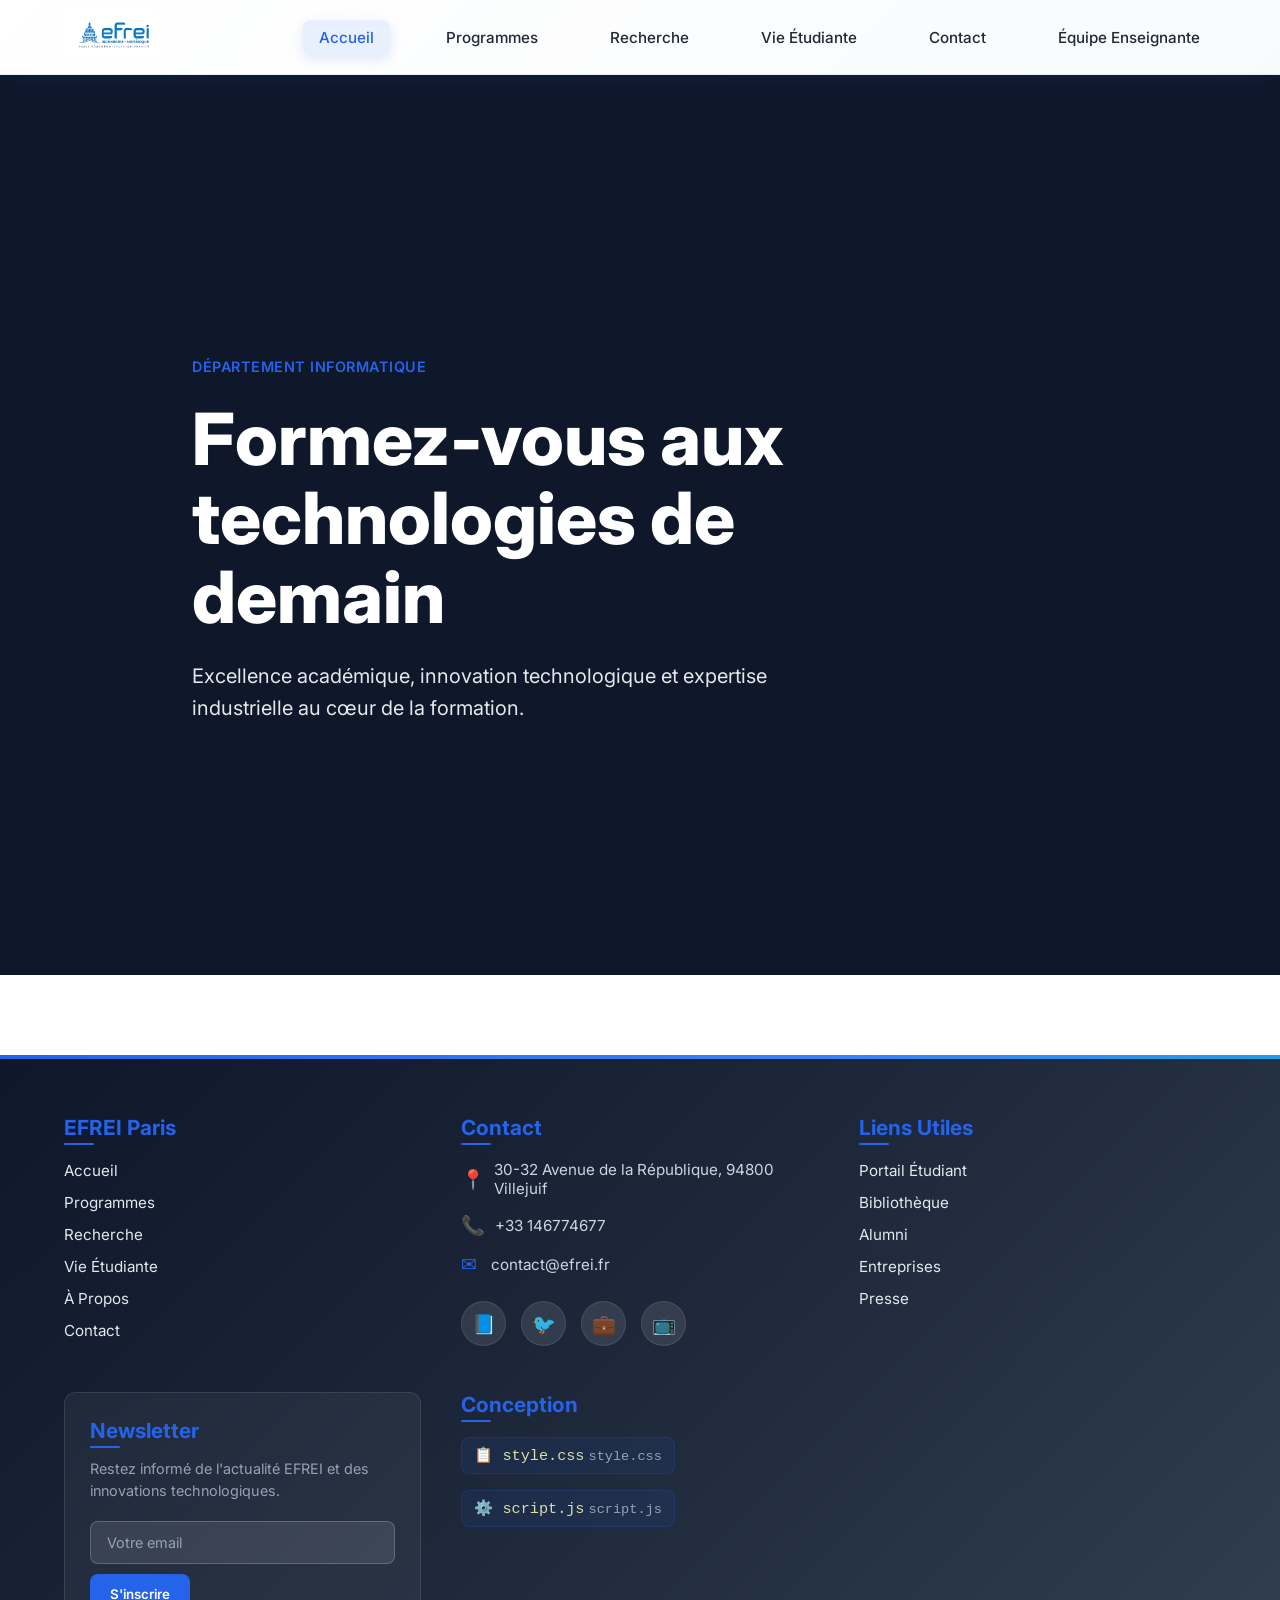
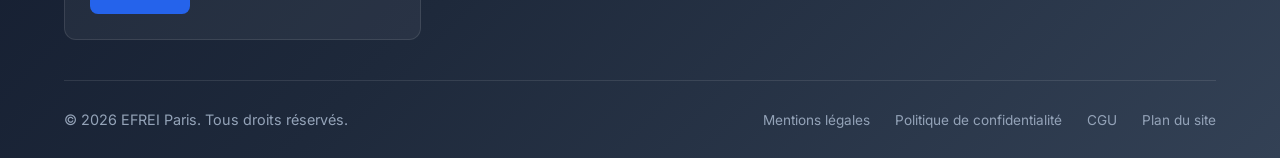
<file: index.html>
<!DOCTYPE html>
<html lang="fr">
<head>
    <meta charset="UTF-8">
    <meta name="viewport" content="width=device-width, initial-scale=1.0">
    <title>Efrei Informatique</title>
    <link rel="stylesheet" href="../style.css"></head>
<body>
    <header class="navbar">
        <div class="logo">
            <img src="[data-uri]"alt="Logo EFREI" class="logo-img">
        </div>
        <nav>
            <ul class="nav-links">
                <li><a href="index.html" class="active">Accueil</a></li>
                <li><a href="programme.html">Programmes</a></li>
                <li><a href="recherche.html">Recherche</a></li>
                <li><a href="vie-etudiante.html">Vie Étudiante</a></li>
                <li><a href="contact.html">Contact</a></li>
                <li><a href="equipe-enseignante.html">Équipe Enseignante</a></li>
            </ul>
        </nav>

        
    </header>

    <main style="padding-top: 75px;">
        <section class="hero">
            <div class="hero-content">
                <p class="subtitle">DÉPARTEMENT INFORMATIQUE</p>
                <h1>Formez-vous aux<br>technologies de<br>demain</h1>
                <p class="description">Excellence académique, innovation technologique et expertise industrielle au cœur de la formation.</p>
            </div>
        </section>
    </main>

    <footer class="footer">
        <div class="footer-content">
            <div class="footer-section">
                <h3>EFREI Paris</h3>
                <ul class="footer-links">
                    <li><a href="index.html">Accueil</a></li>
                    <li><a href="programme.html">Programmes</a></li>
                    <li><a href="recherche.html">Recherche</a></li>
                    <li><a href="vie-etudiante.html">Vie Étudiante</a></li>
                    <li><a href="à-propos.html">À Propos</a></li>
                    <li><a href="contact.html">Contact</a></li>
                </ul>
            </div>

            <div class="footer-section">
                <h3>Contact</h3>
                <div class="footer-contact">
                    <p class="address">30-32 Avenue de la République, 94800 Villejuif</p>
                    <p class="phone">+33 146774677</p>
                    <p class="email">contact@efrei.fr</p>
                </div>
                <div class="footer-social">
                    <a href="#" class="social-link">📘</a>
                    <a href="#" class="social-link">🐦</a>
                    <a href="#" class="social-link">💼</a>
                    <a href="#" class="social-link">📺</a>
                </div>
            </div>

            <div class="footer-section">
                <h3>Liens Utiles</h3>
                <ul class="footer-links">
                    <li><a href="#">Portail Étudiant</a></li>
                    <li><a href="#">Bibliothèque</a></li>
                    <li><a href="#">Alumni</a></li>
                    <li><a href="#">Entreprises</a></li>
                    <li><a href="#">Presse</a></li>
                </ul>
            </div>

            <div class="footer-section">
                <div class="footer-newsletter">
                    <h3>Newsletter</h3>
                    <p>Restez informé de l'actualité EFREI et des innovations technologiques.</p>
                    <form class="newsletter-form">
                        <input type="email" class="newsletter-input" placeholder="Votre email" required>
                        <button type="submit" class="newsletter-btn">S'inscrire</button>
                    </form>
                </div>
            </div>

            <div class="footer-section">
                <h3>Conception</h3>
                <ul class="footer-links">
                    <li><a href="../style.css" class="code-file css-link" download>📋 style.css</a></li>
                    <li><a href="../script.js" class="code-file js-link" download>⚙️ script.js</a></li>
                </ul>
            </div>
        </div>

        <div class="footer-bottom">
            <div class="footer-bottom-content">
                <div class="footer-copyright">
                    © 2026 EFREI Paris. Tous droits réservés.
                </div>
                <div class="footer-legal">
                    <a href="#">Mentions légales</a>
                    <a href="#">Politique de confidentialité</a>
                    <a href="#">CGU</a>
                    <a href="#">Plan du site</a>
                </div>
            </div>
        </div>
    </footer>

    <script src="../script.js"></script>
</body>
</html>
</file>
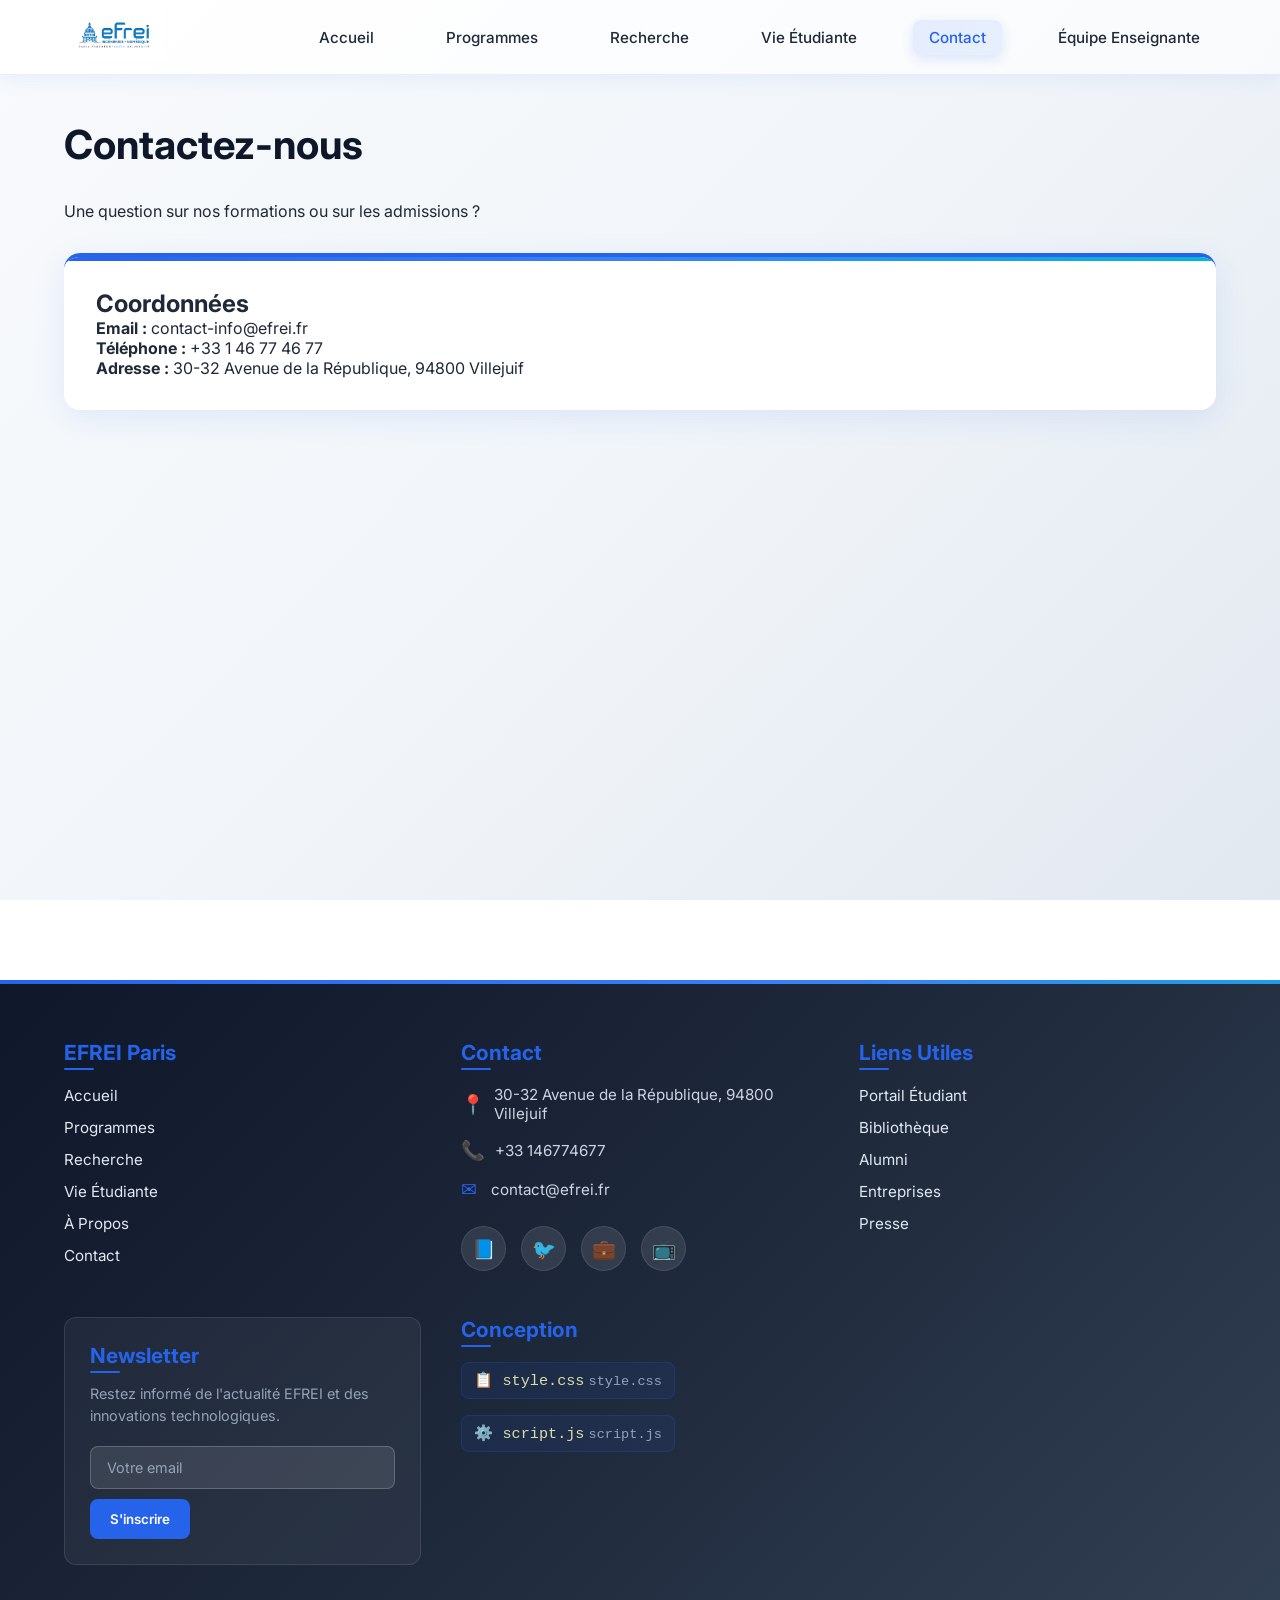
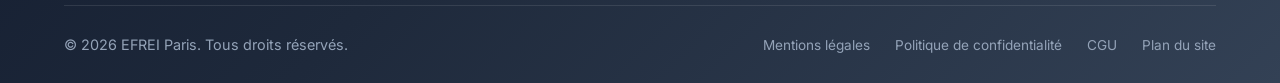
<file: contact.html>
<!DOCTYPE html>
<html lang="fr">
<head>
    <meta charset="UTF-8">
    <meta name="viewport" content="width=device-width, initial-scale=1.0">
    <title>Contact | Efrei Informatique</title>
    <link rel="stylesheet" href="../style.css"></head>
<body>
    <header class="navbar">
        <div class="logo">
            <img src="[data-uri]"alt="Logo EFREI" class="logo-img">
        </div>
        <nav>
            <ul class="nav-links">
                <li><a href="index.html">Accueil</a></li>
                <li><a href="programme.html">Programmes</a></li>
                <li><a href="recherche.html">Recherche</a></li>
                <li><a href="vie-etudiante.html">Vie Étudiante</a></li>
                <li><a href="contact.html" class="active">Contact</a></li>
                <li><a href="equipe-enseignante.html">Équipe Enseignante</a></li>
            </ul>
        </nav>
       
    </header>

    <main class="page-content">
        <h1>Contactez-nous</h1>
        <p>Une question sur nos formations ou sur les admissions ?</p>
        
        <div class="card-grid">
            <div class="info-card">
                <h2>Coordonnées</h2>
                <p><strong>Email :</strong> contact-info@efrei.fr</p>
                <p><strong>Téléphone :</strong> +33 1 46 77 46 77</p>
                <p><strong>Adresse :</strong> 30-32 Avenue de la République, 94800 Villejuif</p>
            </div>
        </div>
    </main>

    <footer class="footer">
        <div class="footer-content">
            <div class="footer-section">
                <h3>EFREI Paris</h3>
                <ul class="footer-links">
                    <li><a href="index.html">Accueil</a></li>
                    <li><a href="programme.html">Programmes</a></li>
                    <li><a href="recherche.html">Recherche</a></li>
                    <li><a href="vie-etudiante.html">Vie Étudiante</a></li>
                    <li><a href="à-propos.html">À Propos</a></li>
                    <li><a href="contact.html">Contact</a></li>
                </ul>
            </div>

            <div class="footer-section">
                <h3>Contact</h3>
                <div class="footer-contact">
                    <p class="address">30-32 Avenue de la République, 94800 Villejuif</p>
                    <p class="phone">+33 146774677</p>
                    <p class="email">contact@efrei.fr</p>
                </div>
                <div class="footer-social">
                    <a href="#" class="social-link">📘</a>
                    <a href="#" class="social-link">🐦</a>
                    <a href="#" class="social-link">💼</a>
                    <a href="#" class="social-link">📺</a>
                </div>
            </div>

            <div class="footer-section">
                <h3>Liens Utiles</h3>
                <ul class="footer-links">
                    <li><a href="#">Portail Étudiant</a></li>
                    <li><a href="#">Bibliothèque</a></li>
                    <li><a href="#">Alumni</a></li>
                    <li><a href="#">Entreprises</a></li>
                    <li><a href="#">Presse</a></li>
                </ul>
            </div>

            <div class="footer-section">
                <div class="footer-newsletter">
                    <h3>Newsletter</h3>
                    <p>Restez informé de l'actualité EFREI et des innovations technologiques.</p>
                    <form class="newsletter-form">
                        <input type="email" class="newsletter-input" placeholder="Votre email" required>
                        <button type="submit" class="newsletter-btn">S'inscrire</button>
                    </form>
                </div>
            </div>

            <div class="footer-section">
                <h3>Conception</h3>
                <ul class="footer-links">
                    <li><a href="../style.css" class="code-file css-link" download>📋 style.css</a></li>
                    <li><a href="../script.js" class="code-file js-link" download>⚙️ script.js</a></li>
                </ul>
            </div>
        </div>

        <div class="footer-bottom">
            <div class="footer-bottom-content">
                <div class="footer-copyright">
                    © 2026 EFREI Paris. Tous droits réservés.
                </div>
                <div class="footer-legal">
                    <a href="#">Mentions légales</a>
                    <a href="#">Politique de confidentialité</a>
                    <a href="#">CGU</a>
                    <a href="#">Plan du site</a>
                </div>
            </div>
        </div>
    </footer>

    <script src="../script.js"></script>
</body>
</html>
</file>
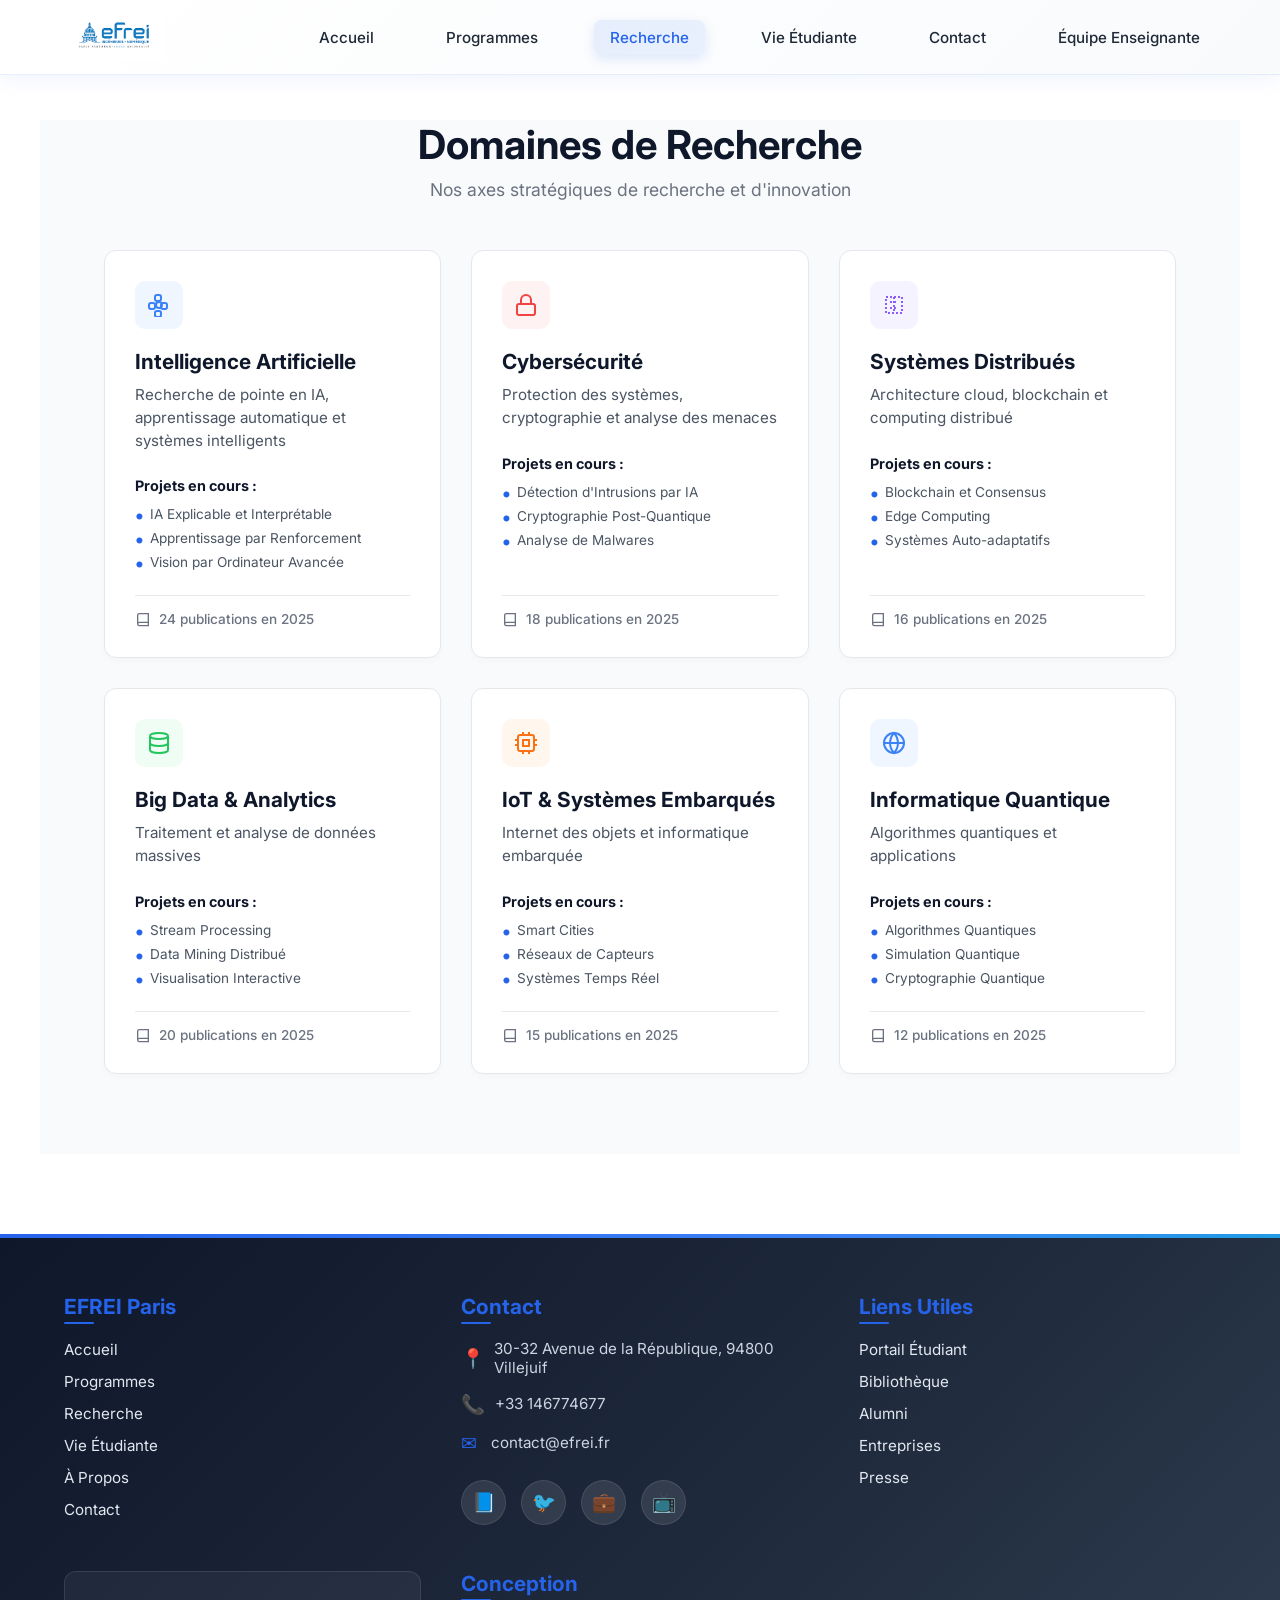
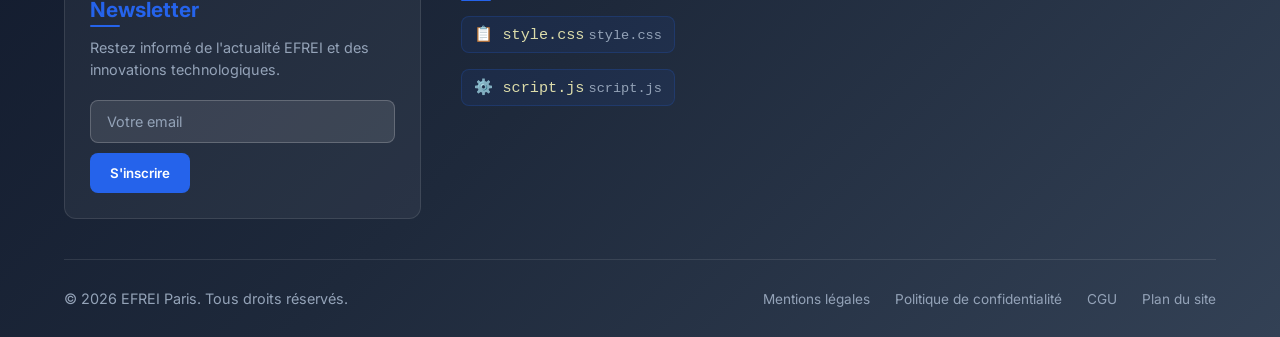
<file: recherche.html>
<!DOCTYPE html>
<html lang="fr">
<head>
    <meta charset="UTF-8">
    <meta name="viewport" content="width=device-width, initial-scale=1.0">
    <title>Recherche | Efrei Informatique</title>
    <link rel="stylesheet" href="../style.css"></head>
<body>
    <header class="navbar">
        <div class="logo">
            <img src="[data-uri]"alt="Logo EFREI" class="logo-img">
        </div>        
        <nav>
            <ul class="nav-links">
                <li><a href="index.html">Accueil</a></li>
                <li><a href="programme.html">Programmes</a></li>
                <li><a href="recherche.html" class="active">Recherche</a></li>
                <li><a href="vie-etudiante.html">Vie Étudiante</a></li>
                <li><a href="contact.html">Contact</a></li>
                <li><a href="equipe-enseignante.html">Équipe Enseignante</a></li>
            </ul>
        </nav>
    </header>
    <main>
        <div style="height: 120px;"></div>

        <section class="research-section">
            <div class="research-header">
                <h1>Domaines de Recherche</h1>
                <p>Nos axes stratégiques de recherche et d'innovation</p>
            </div>

            <div class="research-grid">
                <div class="research-card">
                    <div class="icon-box bg-blue">
                        <svg width="24" height="24" fill="none" stroke="currentColor" stroke-width="2" viewBox="0 0 24 24"><path d="M12 2a2 2 0 012 2v2a2 2 0 01-2 2h-2a2 2 0 01-2-2V4a2 2 0 012-2h2zM6 10a2 2 0 012 2v2a2 2 0 01-2 2H4a2 2 0 01-2-2v-2a2 2 0 012-2h2zM18 10a2 2 0 012 2v2a2 2 0 01-2 2h-2a2 2 0 01-2-2v-2a2 2 0 012-2h2zM12 18a2 2 0 012 2v2a2 2 0 01-2 2h-2a2 2 0 01-2-2v-2a2 2 0 012-2h2zM15 12a3 3 0 11-6 0 3 3 0 016 0z"/></svg>
                    </div>
                    <h3>Intelligence Artificielle</h3>
                    <p class="desc">Recherche de pointe en IA, apprentissage automatique et systèmes intelligents</p>
                    <div class="projects-list">
                        <h4>Projets en cours :</h4>
                        <ul>
                            <li>IA Explicable et Interprétable</li>
                            <li>Apprentissage par Renforcement</li>
                            <li>Vision par Ordinateur Avancée</li>
                        </ul>
                    </div>
                    <div class="research-footer">
                        <svg width="16" height="16" fill="none" stroke="currentColor" stroke-width="2" viewBox="0 0 24 24"><path d="M4 19.5A2.5 2.5 0 016.5 17H20M4 19.5A2.5 2.5 0 006.5 22H20V4H6.5A2.5 2.5 0 004 6.5v13z"/></svg>
                        24 publications en 2025
                    </div>
                </div>

                <div class="research-card">
                    <div class="icon-box bg-red">
                        <svg width="24" height="24" fill="none" stroke="currentColor" stroke-width="2" viewBox="0 0 24 24"><rect x="3" y="11" width="18" height="11" rx="2" ry="2"/><path d="M7 11V7a5 5 0 0110 0v4"/></svg>
                    </div>
                    <h3>Cybersécurité</h3>
                    <p class="desc">Protection des systèmes, cryptographie et analyse des menaces</p>
                    <div class="projects-list">
                        <h4>Projets en cours :</h4>
                        <ul>
                            <li>Détection d'Intrusions par IA</li>
                            <li>Cryptographie Post-Quantique</li>
                            <li>Analyse de Malwares</li>
                        </ul>
                    </div>
                    <div class="research-footer">
                        <svg width="16" height="16" fill="none" stroke="currentColor" stroke-width="2" viewBox="0 0 24 24"><path d="M4 19.5A2.5 2.5 0 016.5 17H20M4 19.5A2.5 2.5 0 006.5 22H20V4H6.5A2.5 2.5 0 004 6.5v13z"/></svg>
                        18 publications en 2025
                    </div>
                </div>

                <div class="research-card">
                    <div class="icon-box bg-purple">
                        <svg width="24" height="24" fill="none" stroke="currentColor" stroke-width="2" viewBox="0 0 24 24"><path d="M8 9h8M8 15h8M12 4v16M4 4h16v16H4z" stroke-dasharray="2 2"/></svg>
                    </div>
                    <h3>Systèmes Distribués</h3>
                    <p class="desc">Architecture cloud, blockchain et computing distribué</p>
                    <div class="projects-list">
                        <h4>Projets en cours :</h4>
                        <ul>
                            <li>Blockchain et Consensus</li>
                            <li>Edge Computing</li>
                            <li>Systèmes Auto-adaptatifs</li>
                        </ul>
                    </div>
                    <div class="research-footer">
                        <svg width="16" height="16" fill="none" stroke="currentColor" stroke-width="2" viewBox="0 0 24 24"><path d="M4 19.5A2.5 2.5 0 016.5 17H20M4 19.5A2.5 2.5 0 006.5 22H20V4H6.5A2.5 2.5 0 004 6.5v13z"/></svg>
                        16 publications en 2025
                    </div>
                </div>

                <div class="research-card">
                    <div class="icon-box bg-green">
                        <svg width="24" height="24" fill="none" stroke="currentColor" stroke-width="2" viewBox="0 0 24 24"><ellipse cx="12" cy="5" rx="9" ry="3"/><path d="M21 12c0 1.66-4 3-9 3s-9-1.34-9-3"/><path d="M3 5v14c0 1.66 4 3 9 3s9-1.34 9-3V5"/></svg>
                    </div>
                    <h3>Big Data & Analytics</h3>
                    <p class="desc">Traitement et analyse de données massives</p>
                    <div class="projects-list">
                        <h4>Projets en cours :</h4>
                        <ul>
                            <li>Stream Processing</li>
                            <li>Data Mining Distribué</li>
                            <li>Visualisation Interactive</li>
                        </ul>
                    </div>
                    <div class="research-footer">
                        <svg width="16" height="16" fill="none" stroke="currentColor" stroke-width="2" viewBox="0 0 24 24"><path d="M4 19.5A2.5 2.5 0 016.5 17H20M4 19.5A2.5 2.5 0 006.5 22H20V4H6.5A2.5 2.5 0 004 6.5v13z"/></svg>
                        20 publications en 2025
                    </div>
                </div>

                <div class="research-card">
                    <div class="icon-box bg-orange">
                        <svg width="24" height="24" fill="none" stroke="currentColor" stroke-width="2" viewBox="0 0 24 24"><rect x="4" y="4" width="16" height="16" rx="2" ry="2"/><path d="M9 9h6v6H9zM9 1v3M15 1v3M9 20v3M15 20v3M20 9h3M20 14h3M1 9h3M1 14h3"/></svg>
                    </div>
                    <h3>IoT & Systèmes Embarqués</h3>
                    <p class="desc">Internet des objets et informatique embarquée</p>
                    <div class="projects-list">
                        <h4>Projets en cours :</h4>
                        <ul>
                            <li>Smart Cities</li>
                            <li>Réseaux de Capteurs</li>
                            <li>Systèmes Temps Réel</li>
                        </ul>
                    </div>
                    <div class="research-footer">
                        <svg width="16" height="16" fill="none" stroke="currentColor" stroke-width="2" viewBox="0 0 24 24"><path d="M4 19.5A2.5 2.5 0 016.5 17H20M4 19.5A2.5 2.5 0 006.5 22H20V4H6.5A2.5 2.5 0 004 6.5v13z"/></svg>
                        15 publications en 2025
                    </div>
                </div>

                <div class="research-card">
                    <div class="icon-box bg-blue">
                        <svg width="24" height="24" fill="none" stroke="currentColor" stroke-width="2" viewBox="0 0 24 24"><circle cx="12" cy="12" r="10"/><path d="M12 2a15.3 15.3 0 014 10 15.3 15.3 0 01-4 10 15.3 15.3 0 01-4-10 15.3 15.3 0 014-10z"/><path d="M2 12h20"/></svg>
                    </div>
                    <h3>Informatique Quantique</h3>
                    <p class="desc">Algorithmes quantiques et applications</p>
                    <div class="projects-list">
                        <h4>Projets en cours :</h4>
                        <ul>
                            <li>Algorithmes Quantiques</li>
                            <li>Simulation Quantique</li>
                            <li>Cryptographie Quantique</li>
                        </ul>
                    </div>
                    <div class="research-footer">
                        <svg width="16" height="16" fill="none" stroke="currentColor" stroke-width="2" viewBox="0 0 24 24"><path d="M4 19.5A2.5 2.5 0 016.5 17H20M4 19.5A2.5 2.5 0 006.5 22H20V4H6.5A2.5 2.5 0 004 6.5v13z"/></svg>
                        12 publications en 2025
                    </div>
                </div>

            </div>
        </section>
    </main>

    <footer class="footer">
        <div class="footer-content">
            <div class="footer-section">
                <h3>EFREI Paris</h3>
                <ul class="footer-links">
                    <li><a href="index.html">Accueil</a></li>
                    <li><a href="programme.html">Programmes</a></li>
                    <li><a href="recherche.html">Recherche</a></li>
                    <li><a href="vie-etudiante.html">Vie Étudiante</a></li>
                    <li><a href="à-propos.html">À Propos</a></li>
                    <li><a href="contact.html">Contact</a></li>
                </ul>
            </div>

            <div class="footer-section">
                <h3>Contact</h3>
                <div class="footer-contact">
                    <p class="address">30-32 Avenue de la République, 94800 Villejuif</p>
                    <p class="phone">+33 146774677</p>
                    <p class="email">contact@efrei.fr</p>
                </div>
                <div class="footer-social">
                    <a href="#" class="social-link">📘</a>
                    <a href="#" class="social-link">🐦</a>
                    <a href="#" class="social-link">💼</a>
                    <a href="#" class="social-link">📺</a>
                </div>
            </div>

            <div class="footer-section">
                <h3>Liens Utiles</h3>
                <ul class="footer-links">
                    <li><a href="#">Portail Étudiant</a></li>
                    <li><a href="#">Bibliothèque</a></li>
                    <li><a href="#">Alumni</a></li>
                    <li><a href="#">Entreprises</a></li>
                    <li><a href="#">Presse</a></li>
                </ul>
            </div>

            <div class="footer-section">
                <div class="footer-newsletter">
                    <h3>Newsletter</h3>
                    <p>Restez informé de l'actualité EFREI et des innovations technologiques.</p>
                    <form class="newsletter-form">
                        <input type="email" class="newsletter-input" placeholder="Votre email" required>
                        <button type="submit" class="newsletter-btn">S'inscrire</button>
                    </form>
                </div>
            </div>

            <div class="footer-section">
                <h3>Conception</h3>
                <ul class="footer-links">
                    <li><a href="../style.css" class="code-file css-link" download>📋 style.css</a></li>
                    <li><a href="../script.js" class="code-file js-link" download>⚙️ script.js</a></li>
                </ul>
            </div>
        </div>

        <div class="footer-bottom">
            <div class="footer-bottom-content">
                <div class="footer-copyright">
                    © 2026 EFREI Paris. Tous droits réservés.
                </div>
                <div class="footer-legal">
                    <a href="#">Mentions légales</a>
                    <a href="#">Politique de confidentialité</a>
                    <a href="#">CGU</a>
                    <a href="#">Plan du site</a>
                </div>
            </div>
        </div>
    </footer>

    <script src="../script.js"></script>
</body>
</html>
</file>
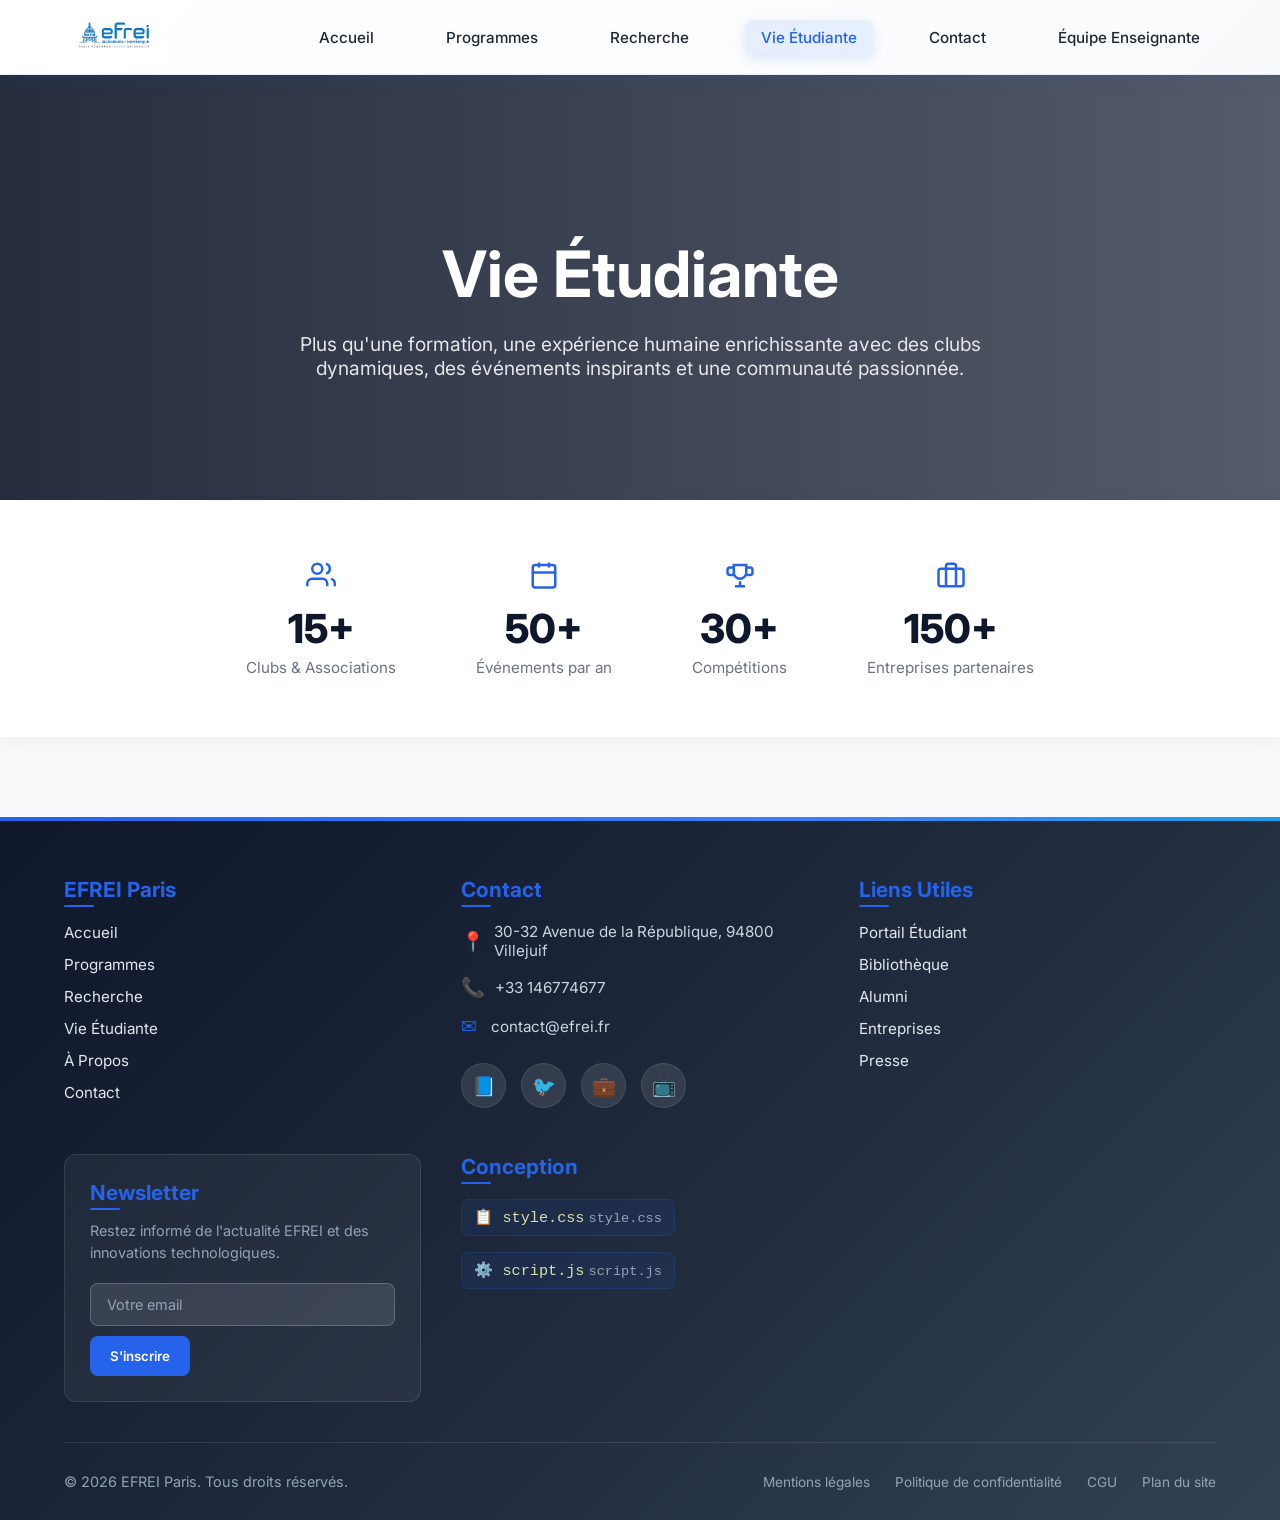
<file: vie-etudiante.html>
<!DOCTYPE html>
<html lang="fr">
<head>
    <meta charset="UTF-8">
    <meta name="viewport" content="width=device-width, initial-scale=1.0">
    <title>Vie Étudiante | Efrei Informatique</title>
    <link rel="stylesheet" href="../style.css"></head>
<body style="background-color: #f9fafb;">
    <header class="navbar">
        <div class="logo">
            <img src="[data-uri]"alt="Logo EFREI" class="logo-img">
        </div>        
        <nav>
            <ul class="nav-links">
                <li><a href="index.html">Accueil</a></li>
                <li><a href="programme.html">Programmes</a></li>
                <li><a href="recherche.html">Recherche</a></li>
                <li><a href="vie-etudiante.html" class="active">Vie Étudiante</a></li>
                <li><a href="contact.html">Contact</a></li>
                <li><a href="equipe-enseignante.html">Équipe Enseignante</a></li>
            </ul>
        </nav>
    </header>

    <main style="padding-top: 75px;">
        <section class="hero-student">
            <h1>Vie Étudiante</h1>
            <p>Plus qu'une formation, une expérience humaine enrichissante avec des clubs dynamiques, des événements inspirants et une communauté passionnée.</p>
        </section>

        <section class="stats-bar">
            <div class="stat-item">
                <div class="stat-icon">
                    <svg width="30" height="30" fill="none" stroke="currentColor" stroke-width="2" viewBox="0 0 24 24"><path d="M17 21v-2a4 4 0 00-4-4H5a4 4 0 00-4 4v2"/><circle cx="9" cy="7" r="4"/><path d="M23 21v-2a4 4 0 00-3-3.87M16 3.13a4 4 0 010 7.75"/></svg>
                </div>
                <div class="stat-number">15+</div>
                <div class="stat-label">Clubs & Associations</div>
            </div>
            
            <div class="stat-item">
                <div class="stat-icon">
                    <svg width="30" height="30" fill="none" stroke="currentColor" stroke-width="2" viewBox="0 0 24 24"><rect x="3" y="4" width="18" height="18" rx="2" ry="2"/><path d="M16 2v4M8 2v4M3 10h18"/></svg>
                </div>
                <div class="stat-number">50+</div>
                <div class="stat-label">Événements par an</div>
            </div>

            <div class="stat-item">
                <div class="stat-icon">
                    <svg width="30" height="30" fill="none" stroke="currentColor" stroke-width="2" viewBox="0 0 24 24"><path d="M8 21h8M12 17v4M7 4h10v6a5 5 0 01-10 0V4z"/><path d="M7 6H4a2 2 0 00-2 2v2a2 2 0 002 2h3M17 6h3a2 2 0 012 2v2a2 2 0 01-2 2h-3"/></svg>
                </div>
                <div class="stat-number">30+</div>
                <div class="stat-label">Compétitions</div>
            </div>

            <div class="stat-item">
                <div class="stat-icon">
                    <svg width="30" height="30" fill="none" stroke="currentColor" stroke-width="2" viewBox="0 0 24 24"><rect x="2" y="7" width="20" height="14" rx="2" ry="2"/><path d="M16 21V5a2 2 0 00-2-2h-4a2 2 0 00-2 2v16"/></svg>
                </div>
                <div class="stat-number">150+</div>
                <div class="stat-label">Entreprises partenaires</div>
            </div>
        </section>
    </main>

    <footer class="footer">
        <div class="footer-content">
            <div class="footer-section">
                <h3>EFREI Paris</h3>
                <ul class="footer-links">
                    <li><a href="index.html">Accueil</a></li>
                    <li><a href="programme.html">Programmes</a></li>
                    <li><a href="recherche.html">Recherche</a></li>
                    <li><a href="vie-etudiante.html">Vie Étudiante</a></li>
                    <li><a href="à-propos.html">À Propos</a></li>
                    <li><a href="contact.html">Contact</a></li>
                </ul>
            </div>

            <div class="footer-section">
                <h3>Contact</h3>
                <div class="footer-contact">
                    <p class="address">30-32 Avenue de la République, 94800 Villejuif</p>
                    <p class="phone">+33 146774677</p>
                    <p class="email">contact@efrei.fr</p>
                </div>
                <div class="footer-social">
                    <a href="#" class="social-link">📘</a>
                    <a href="#" class="social-link">🐦</a>
                    <a href="#" class="social-link">💼</a>
                    <a href="#" class="social-link">📺</a>
                </div>
            </div>

            <div class="footer-section">
                <h3>Liens Utiles</h3>
                <ul class="footer-links">
                    <li><a href="#">Portail Étudiant</a></li>
                    <li><a href="#">Bibliothèque</a></li>
                    <li><a href="#">Alumni</a></li>
                    <li><a href="#">Entreprises</a></li>
                    <li><a href="#">Presse</a></li>
                </ul>
            </div>

            <div class="footer-section">
                <div class="footer-newsletter">
                    <h3>Newsletter</h3>
                    <p>Restez informé de l'actualité EFREI et des innovations technologiques.</p>
                    <form class="newsletter-form">
                        <input type="email" class="newsletter-input" placeholder="Votre email" required>
                        <button type="submit" class="newsletter-btn">S'inscrire</button>
                    </form>
                </div>
            </div>

            <div class="footer-section">
                <h3>Conception</h3>
                <ul class="footer-links">
                    <li><a href="../style.css" class="code-file css-link" download>📋 style.css</a></li>
                    <li><a href="../script.js" class="code-file js-link" download>⚙️ script.js</a></li>
                </ul>
            </div>
        </div>

        <div class="footer-bottom">
            <div class="footer-bottom-content">
                <div class="footer-copyright">
                    © 2026 EFREI Paris. Tous droits réservés.
                </div>
                <div class="footer-legal">
                    <a href="#">Mentions légales</a>
                    <a href="#">Politique de confidentialité</a>
                    <a href="#">CGU</a>
                    <a href="#">Plan du site</a>
                </div>
            </div>
        </div>
    </footer>

    <script src="../script.js"></script>
</body>
</html>
</file>
<file: style.css>
/* Importation d'une police moderne similaire à ton design */
@import url('https://fonts.googleapis.com/css2?family=Inter:wght@400;500;600;700;800&display=swap');

/* Variables de couleurs plus vives et dynamiques */
:root {
    --primary-blue: #2563eb; /* Bleu plus vibrant */
    --primary-gradient: linear-gradient(135deg, #2563eb 0%, #3b82f6 50%, #06b6d4 100%);
    --secondary-purple: #7c3aed; /* Violet vibrant */
    --accent-orange: #f59e0b; /* Orange doré */
    --accent-green: #10b981; /* Vert émeraude */
    --dark-bg: #0f172a; /* Gardé pour les sections hero */
    --text-dark: #1f2937; /* Plus sombre pour meilleur contraste */
    --text-white: #ffffff;
    --bg-light: #f8fafc; /* Fond plus lumineux */
    --card-bg: #ffffff;
    --border-color: #e5e7eb;
    --shadow-color: rgba(37, 99, 235, 0.1);
    /* Couleurs VS Code */
    --vscode-blue: #569cd6;
    --vscode-green: #4ec9b0;
    --vscode-red: #f48771;
    --vscode-orange: #dcdcaa;
}

/* Reset de base */
* {
    margin: 0;
    padding: 0;
    box-sizing: border-box;
    font-family: 'Inter', sans-serif;
}

/* =========================================
   BARRE DE NAVIGATION - VERSION PLUS VIVANTE
   ========================================= */
.navbar {
    display: flex;
    justify-content: space-between;
    align-items: center;
    padding: 12px 5%;
    background: linear-gradient(135deg, rgba(255,255,255,0.95) 0%, rgba(248,250,252,0.95) 100%);
    backdrop-filter: blur(20px);
    border-bottom: 1px solid rgba(37, 99, 235, 0.1);
    box-shadow: 0 4px 20px rgba(37, 99, 235, 0.08);
    position: fixed;
    width: 100%;
    top: 0;
    z-index: 100;
    height: 75px;
    transition: all 0.3s ease;
    animation: slide-in-up 0.5s ease-out;
}

/* =========================================
   LOGO EFREI
   ========================================= */
.logo-img {
    max-height: 50px; /* On empêche le logo d'être géant */
    width: auto;
    object-fit: contain;
}
.code-icon {
    color: var(--primary-blue);
    font-weight: 700;
}

.nav-links {
    display: flex;
    list-style: none;
    gap: 2.5rem;
}

.nav-links a {
    text-decoration: none;
    color: var(--text-dark);
    font-size: 0.95rem;
    font-weight: 500;
    transition: all 0.3s ease;
    position: relative;
    padding: 8px 16px;
    border-radius: 8px;
}

/* Le lien actif (Accueil) est bleu avec fond coloré */
.nav-links a:hover,
.nav-links a.active {
    color: var(--primary-blue);
    background: linear-gradient(135deg, rgba(37, 99, 235, 0.1) 0%, rgba(59, 130, 246, 0.1) 100%);
    transform: translateY(-1px);
    box-shadow: 0 4px 12px rgba(37, 99, 235, 0.15);
}

/* =========================================
   BOUTONS - VERSION PLUS DYNAMIQUE
   ========================================= */
.btn-primary {
    background: var(--primary-gradient);
    color: white;
    padding: 12px 24px;
    border-radius: 12px;
    text-decoration: none;
    font-weight: 600;
    font-size: 0.95rem;
    transition: all 0.3s ease;
    border: none;
    position: relative;
    overflow: hidden;
    box-shadow: 0 4px 15px rgba(37, 99, 235, 0.3);
    animation: pulse-glow 2s ease-in-out infinite;
}

.btn-primary::before {
    content: '';
    position: absolute;
    top: 0;
    left: -100%;
    width: 100%;
    height: 100%;
    background: linear-gradient(90deg, transparent, rgba(255,255,255,0.2), transparent);
    transition: left 0.5s;
}

.btn-primary:hover {
    transform: translateY(-2px);
    box-shadow: 0 8px 25px rgba(37, 99, 235, 0.4);
}

.btn-primary:hover::before {
    left: 100%;
}

.btn-secondary {
    background-color: rgba(255, 255, 255, 0.1);
    border: 1px solid rgba(255, 255, 255, 0.2);
    color: white;
    padding: 10px 24px;
    border-radius: 8px;
    text-decoration: none;
    font-weight: 500;
    font-size: 0.95rem;
    display: inline-block;
}

/* =========================================
   SECTION ACCUEIL (HERO)
   ========================================= */
.hero {
    /* Fond sombre avec une image de code en arrière-plan transparent */
    background-color: var(--dark-bg);
    background-image: linear-gradient(to right, rgba(15, 23, 42, 0.95), rgba(15, 23, 42, 0.8)), url('https://images.unsplash.com/photo-1555066931-4365d14bab8c?auto=format&fit=crop&q=80');
    background-size: cover;
    background-position: center;
    
    min-height: 100vh;
    display: flex;
    align-items: center;
    padding: 0 15%; /* Aligné comme sur ton design */
    padding-top: 80px; /* Compense la navbar fixe */
}

.hero-content {
    max-width: 800px;
}

.subtitle {
    color: var(--primary-blue);
    font-weight: 600;
    font-size: 0.9rem;
    margin-bottom: 1.5rem;
    letter-spacing: 0.5px;
}

.hero h1 {
    color: var(--text-white);
    font-size: 4.5rem; /* Très gros titre comme sur ton Figma */
    font-weight: 800;
    line-height: 1.1;
    margin-bottom: 1.5rem;
}

.description {
    color: #e5e7eb; /* Blanc cassé / Gris très clair */
    font-size: 1.25rem;
    line-height: 1.6;
    margin-bottom: 3rem;
    max-width: 600px;
}

.hero-buttons {
    display: flex;
    gap: 15px;
}

.page-content {
    padding: 120px 5% 50px;
    min-height: 100vh;
    background: linear-gradient(135deg, #f8fafc 0%, #f1f5f9 50%, #e2e8f0 100%);
    color: var(--text-dark);
}

.page-content h1 {
    color: var(--dark-bg);
    margin-bottom: 2rem;
    font-size: 2.5rem;
}

.card-grid {
    display: grid;
    grid-template-columns: repeat(auto-fit, minmax(300px, 1fr));
    gap: 2rem;
    margin-top: 2rem;
}

.info-card {
    background: var(--card-bg);
    padding: 2rem;
    border-radius: 16px;
    box-shadow: 0 8px 32px rgba(37, 99, 235, 0.1);
    border-top: 4px solid var(--primary-blue);
    transition: all 0.3s ease;
    position: relative;
    overflow: hidden;
    animation: slide-in-up 0.6s ease-out;
}

.info-card:nth-child(1) { animation-delay: 0.1s; }
.info-card:nth-child(2) { animation-delay: 0.2s; }
.info-card:nth-child(3) { animation-delay: 0.3s; }
.info-card:nth-child(4) { animation-delay: 0.4s; }

.info-card::before {
    content: '';
    position: absolute;
    top: 0;
    left: 0;
    right: 0;
    height: 4px;
    background: var(--primary-gradient);
}

.info-card:hover {
    transform: translateY(-5px);
    box-shadow: 0 20px 40px rgba(37, 99, 235, 0.15);
}

/* =========================================
   NOUVEAUX STYLES AVANCÉS (Maquettes)
   ========================================= */

/* --- Bandeau Bleu (Programmes / Recherche) - VERSION PLUS VIVANTE --- */
.page-header-blue {
    background: linear-gradient(135deg, #1e40af 0%, #2563eb 50%, #3b82f6 100%);
    color: white;
    padding: 140px 5% 80px;
    text-align: center;
    position: relative;
    overflow: hidden;
}

.page-header-blue::before {
    content: '';
    position: absolute;
    top: 0;
    left: 0;
    right: 0;
    bottom: 0;
    background: url('data:image/svg+xml,<svg xmlns="http://www.w3.org/2000/svg" viewBox="0 0 100 100"><defs><pattern id="grain" width="100" height="100" patternUnits="userSpaceOnUse"><circle cx="25" cy="25" r="1" fill="rgba(255,255,255,0.1)"/><circle cx="75" cy="75" r="1" fill="rgba(255,255,255,0.1)"/><circle cx="50" cy="10" r="0.5" fill="rgba(255,255,255,0.15)"/></pattern></defs><rect width="100" height="100" fill="url(%23grain)"/></svg>');
    opacity: 0.3;
}

.page-header-blue h1 {
    font-size: 3rem;
    margin-bottom: 15px;
    color: white;
    text-shadow: 0 2px 4px rgba(0,0,0,0.3);
    position: relative;
    z-index: 2;
}

.page-header-blue p {
    font-size: 1.1rem;
    opacity: 0.95;
    position: relative;
    z-index: 2;
}

/* --- Layout Page Programmes --- */
.program-section {
    padding: 80px 5%;
    max-width: 1200px;
    margin: 0 auto;
}
.program-feature {
    display: flex;
    gap: 50px;
    align-items: flex-start;
    margin-bottom: 100px;
    flex-wrap: wrap;
}
.program-image {
    flex: 1;
    position: relative;
    border-radius: 16px;
    overflow: hidden;
    box-shadow: 0 10px 30px rgba(0,0,0,0.1);
}
.program-image img {
    width: 100%;
    display: block;
}
.program-badge {
    position: absolute;
    bottom: 20px;
    left: 20px;
    background: white;
    color: var(--primary-blue);
    padding: 8px 16px;
    border-radius: 8px;
    font-weight: 600;
    font-size: 0.9rem;
    display: flex;
    align-items: center;
    gap: 8px;
}
.program-content {
    flex: 1.2;
}
.program-content h2 {
    font-size: 2rem;
    color: var(--dark-bg);
    margin-bottom: 5px;
}
.program-subtitle {
    color: #6b7280;
    margin-bottom: 20px;
    font-size: 1.1rem;
}
.program-details-grid {
    display: grid;
    grid-template-columns: 1fr 1fr;
    gap: 15px;
    margin: 25px 0;
}
.detail-box {
    border: 1px solid #e5e7eb;
    padding: 20px;
    border-radius: 12px;
    background: #f9fafb;
}
.detail-box h4 {
    font-size: 0.95rem;
    margin-bottom: 10px;
    color: var(--dark-bg);
    display: flex;
    align-items: center;
    gap: 8px;
}
.detail-box ul {
    list-style: none;
    padding-left: 0;
}
.detail-box li {
    font-size: 0.85rem;
    color: #4b5563;
    margin-bottom: 8px;
    display: flex;
    align-items: center;
    gap: 6px;
}
.detail-box li::before {
    content: "✓";
    color: #10b981;
    font-weight: bold;
}

/* --- Cartes Équipe (Page À Propos) --- */
.team-grid-v2 {
    display: grid;
    grid-template-columns: repeat(auto-fit, minmax(320px, 1fr));
    gap: 40px;
    max-width: 1200px;
    margin: -40px auto 80px; /* Remonte légèrement sur le bandeau */
    padding: 0 5%;
    position: relative;
    z-index: 10;
}
.team-card {
    background: white;
    border-radius: 16px;
    overflow: hidden;
    box-shadow: 0 10px 25px rgba(0,0,0,0.08);
    transition: transform 0.3s;
}
.team-card:hover {
    transform: translateY(-5px);
}
.team-card img {
    width: 100%;
    height: 320px;
    object-fit: cover;
}
.team-card-body {
    padding: 30px;
}
.team-card h3 {
    font-size: 1.4rem;
    color: var(--dark-bg);
}
.team-role {
    color: var(--primary-blue);
    font-weight: 500;
    margin-bottom: 15px;
    font-size: 0.95rem;
}
.team-desc {
    color: #4b5563;
    font-size: 0.95rem;
    margin-bottom: 20px;
    line-height: 1.6;
}
.team-contributions h4 {
    font-size: 0.9rem;
    color: var(--dark-bg);
    margin-bottom: 10px;
}
.team-contributions ul {
    list-style: none;
    padding-left: 0;
}
.team-contributions li {
    position: relative;
    padding-left: 15px;
    font-size: 0.85rem;
    color: #6b7280;
    margin-bottom: 6px;
}
.team-contributions li::before {
    content: "•";
    color: var(--primary-blue);
    position: absolute;
    left: 0;
    font-size: 1.2rem;
    line-height: 1;
}
.team-socials {
    display: flex;
    gap: 10px;
    margin-top: 25px;
}
.social-btn {
    width: 40px;
    height: 40px;
    border-radius: 8px;
    background: #f3f4f6;
    display: flex;
    align-items: center;
    justify-content: center;
    color: #4b5563;
    text-decoration: none;
    transition: 0.2s;
}
.social-btn:hover {
    background: var(--primary-blue);
    color: white;
}

/* --- Vie Étudiante --- */
.hero-student {
    background-image: linear-gradient(to right, rgba(15, 23, 42, 0.9), rgba(15, 23, 42, 0.7)), url('https://images.unsplash.com/photo-1523240795612-9a054b0db644?auto=format&fit=crop&q=80');
    background-size: cover;
    background-position: center;
    padding: 160px 5% 120px; /* Pousse le texte vers le bas */
    text-align: center;
    color: white;
}
.hero-student h1 {
    font-size: 4rem;
    margin-bottom: 20px;
}
.hero-student p {
    font-size: 1.2rem;
    max-width: 700px;
    margin: 0 auto;
    color: #e5e7eb;
}
.stats-bar {
    background: white;
    padding: 60px 5%;
    display: flex;
    justify-content: center;
    gap: 80px;
    flex-wrap: wrap;
    box-shadow: 0 4px 20px rgba(0,0,0,0.05);
}
.stat-item {
    text-align: center;
}
.stat-icon {
    color: var(--primary-blue);
    margin-bottom: 10px;
}
.stat-number {
    font-size: 2.5rem;
    font-weight: 800;
    color: var(--dark-bg);
    margin-bottom: 5px;
}
.stat-label {
    color: #6b7280;
    font-size: 0.95rem;
}

/* =========================================
   PAGE RECHERCHE - MAQUETTE
   ========================================= */
.research-section {
    padding: 0 5% 80px;
    max-width: 1200px;
    margin: 0 auto;
    background-color: #f9fafb; /* Fond gris très clair */
}

.research-header {
    text-align: center;
    margin-bottom: 50px;
}

.research-header h1 {
    font-size: 2.5rem;
    color: var(--dark-bg);
    margin-bottom: 10px;
}

.research-header p {
    color: #6b7280;
    font-size: 1.1rem;
}

/* La Grille 3x2 */
.research-grid {
    display: grid;
    grid-template-columns: repeat(auto-fit, minmax(320px, 1fr));
    gap: 30px;
}

/* Les Cartes */
.research-card {
    background: white;
    border: 1px solid #e5e7eb;
    border-radius: 12px;
    padding: 30px;
    box-shadow: 0 4px 6px rgba(0,0,0,0.02);
    transition: transform 0.2s, box-shadow 0.2s;
    display: flex;
    flex-direction: column;
}

.research-card:hover {
    transform: translateY(-5px);
    box-shadow: 0 10px 20px rgba(0,0,0,0.08);
}

.research-card h3 {
    font-size: 1.3rem;
    color: var(--dark-bg);
    margin-bottom: 10px;
}

.research-card .desc {
    color: #4b5563;
    font-size: 0.95rem;
    margin-bottom: 25px;
    line-height: 1.5;
}

/* Couleurs des petites boîtes d'icônes */
.icon-box {
    width: 48px;
    height: 48px;
    border-radius: 10px;
    display: flex;
    align-items: center;
    justify-content: center;
    margin-bottom: 20px;
}
.bg-blue { background-color: #eff6ff; color: #3b82f6; }
.bg-red { background-color: #fef2f2; color: #ef4444; }
.bg-purple { background-color: #f5f3ff; color: #8b5cf6; }
.bg-green { background-color: #f0fdf4; color: #22c55e; }
.bg-orange { background-color: #fff7ed; color: #f97316; }

/* Liste des projets en cours */
.projects-list {
    flex-grow: 1; /* Pousse le footer vers le bas */
}

.projects-list h4 {
    font-size: 0.9rem;
    color: var(--dark-bg);
    margin-bottom: 12px;
}

.projects-list ul {
    list-style: none;
    padding-left: 0;
    margin-bottom: 25px;
}

.projects-list li {
    position: relative;
    padding-left: 15px;
    font-size: 0.85rem;
    color: #4b5563;
    margin-bottom: 8px;
}

/* Le petit point bleu devant chaque projet */
.projects-list li::before {
    content: "•";
    color: var(--primary-blue);
    position: absolute;
    left: 0;
    font-weight: bold;
    font-size: 1.2rem;
    line-height: 1;
}

/* Footer de la carte (Publications) */
.research-footer {
    border-top: 1px solid #e5e7eb;
    padding-top: 15px;
    display: flex;
    align-items: center;
    gap: 8px;
    color: #6b7280;
    font-size: 0.85rem;
    font-weight: 500;
}

/* =========================================
   FOOTER INNOVANT
   ========================================= */
.footer {
    background: linear-gradient(135deg, #0f172a 0%, #1e293b 50%, #334155 100%);
    color: white;
    padding: 60px 5% 30px;
    margin-top: 80px;
    position: relative;
    overflow: hidden;
}

.footer::before {
    content: '';
    position: absolute;
    top: 0;
    left: 0;
    right: 0;
    height: 4px;
    background: linear-gradient(90deg, var(--primary-blue), #3b82f6, #06b6d4, var(--primary-blue));
    background-size: 200% 100%;
    animation: gradient-shift 3s ease-in-out infinite;
}

@keyframes gradient-shift {
    0%, 100% { background-position: 0% 50%; }
    50% { background-position: 100% 50%; }
}

@keyframes pulse-glow {
    0%, 100% {
        box-shadow: 0 4px 15px rgba(37, 99, 235, 0.3);
    }
    50% {
        box-shadow: 0 4px 25px rgba(37, 99, 235, 0.5);
    }
}

@keyframes slide-in-up {
    from {
        opacity: 0;
        transform: translateY(30px);
    }
    to {
        opacity: 1;
        transform: translateY(0);
    }
}

.footer-content {
    max-width: 1200px;
    margin: 0 auto;
    display: grid;
    grid-template-columns: repeat(auto-fit, minmax(280px, 1fr));
    gap: 40px;
    position: relative;
    z-index: 2;
    animation: fade-in 0.8s ease-out;
}

.footer-section h3 {
    color: var(--primary-blue);
    font-size: 1.3rem;
    margin-bottom: 20px;
    font-weight: 700;
    position: relative;
}

.footer-section h3::after {
    content: '';
    position: absolute;
    bottom: -5px;
    left: 0;
    width: 30px;
    height: 2px;
    background: var(--primary-blue);
    border-radius: 1px;
}

.footer-links {
    list-style: none;
    padding: 0;
}

.footer-links li {
    margin-bottom: 12px;
}

.footer-links a {
    color: #e2e8f0;
    text-decoration: none;
    font-size: 0.95rem;
    transition: all 0.3s ease;
    display: inline-block;
}

.footer-links a:hover {
    color: var(--primary-blue);
    transform: translateX(5px);
}

/* =========================================
   LIENS CSS ET JS - STYLE VS CODE
   ========================================= */
.code-file {
    display: inline-flex;
    align-items: center;
    gap: 6px;
    padding: 8px 12px;
    border-radius: 8px;
    background: rgba(37, 99, 235, 0.08);
    border: 1px solid rgba(37, 99, 235, 0.2);
    font-family: 'Courier New', monospace;
    font-weight: 500;
    transition: all 0.3s ease;
    position: relative;
    overflow: hidden;
}

.code-file::before {
    content: '';
    position: absolute;
    top: 0;
    left: -100%;
    width: 100%;
    height: 100%;
    background: linear-gradient(90deg, transparent, rgba(255,255,255,0.1), transparent);
    transition: left 0.5s;
}

.code-file:hover::before {
    left: 100%;
}

.code-file:hover {
    background: rgba(37, 99, 235, 0.15);
    border-color: rgba(37, 99, 235, 0.4);
    transform: translateX(5px) scale(1.05);
    box-shadow: 0 4px 12px rgba(37, 99, 235, 0.2);
}

/* Style pour fichier CSS */
.code-file.css-link {
    color: var(--vscode-orange);
}

.code-file.css-link::after {
    content: 'style.css';
    color: #94a3b8;
    font-size: 0.85rem;
    margin-left: 4px;
}

/* Style pour fichier JavaScript */
.code-file.js-link {
    color: var(--vscode-orange);
}

.code-file.js-link::after {
    content: 'script.js';
    color: #94a3b8;
    font-size: 0.85rem;
    margin-left: 4px;
}

.code-file:hover.css-link {
    color: #fbbf24;
    text-shadow: 0 0 8px rgba(251, 191, 36, 0.5);
}

.code-file:hover.js-link {
    color: #fbbf24;
    text-shadow: 0 0 8px rgba(251, 191, 36, 0.5);
}

.footer-contact p {
    margin-bottom: 15px;
    font-size: 0.95rem;
    color: #cbd5e1;
    display: flex;
    align-items: center;
    gap: 10px;
}

.footer-contact p::before {
    font-size: 1.2rem;
    color: var(--primary-blue);
    min-width: 20px;
}

.footer-contact .phone::before { content: "📞"; }
.footer-contact .email::before { content: "✉"; }
.footer-contact .address::before { content: "📍"; }

.footer-social {
    display: flex;
    gap: 15px;
    margin-top: 25px;
}

.social-link {
    width: 45px;
    height: 45px;
    border-radius: 50%;
    background: rgba(255, 255, 255, 0.1);
    display: flex;
    align-items: center;
    justify-content: center;
    color: white;
    text-decoration: none;
    font-size: 1.2rem;
    transition: all 0.3s ease;
    backdrop-filter: blur(10px);
    border: 1px solid rgba(255, 255, 255, 0.1);
}

.social-link:hover {
    background: var(--primary-blue);
    transform: translateY(-3px);
    box-shadow: 0 8px 25px rgba(28, 100, 242, 0.3);
}

.footer-newsletter {
    background: rgba(255, 255, 255, 0.05);
    padding: 25px;
    border-radius: 12px;
    border: 1px solid rgba(255, 255, 255, 0.1);
    backdrop-filter: blur(10px);
}

.footer-newsletter h3 {
    margin-bottom: 15px;
}

.footer-newsletter p {
    font-size: 0.9rem;
    color: #94a3b8;
    margin-bottom: 20px;
    line-height: 1.5;
}

.newsletter-form {
    display: flex;
    gap: 10px;
    flex-wrap: wrap;
}

.newsletter-input {
    flex: 1;
    min-width: 200px;
    padding: 12px 16px;
    border: 1px solid rgba(255, 255, 255, 0.2);
    border-radius: 8px;
    background: rgba(255, 255, 255, 0.1);
    color: white;
    font-size: 0.9rem;
}

.newsletter-input::placeholder {
    color: #94a3b8;
}

.newsletter-input:focus {
    outline: none;
    border-color: var(--primary-blue);
    box-shadow: 0 0 0 2px rgba(28, 100, 242, 0.2);
}

.newsletter-btn {
    padding: 12px 20px;
    background: var(--primary-blue);
    color: white;
    border: none;
    border-radius: 8px;
    font-weight: 600;
    cursor: pointer;
    transition: all 0.3s ease;
}

.newsletter-btn:hover {
    background: #2563eb;
    transform: translateY(-1px);
    box-shadow: 0 4px 15px rgba(28, 100, 242, 0.4);
}

.footer-bottom {
    margin-top: 40px;
    padding-top: 30px;
    border-top: 1px solid rgba(255, 255, 255, 0.1);
    text-align: center;
    position: relative;
    z-index: 2;
}

.footer-bottom-content {
    display: flex;
    justify-content: space-between;
    align-items: center;
    flex-wrap: wrap;
    gap: 20px;
}

.footer-copyright {
    font-size: 0.9rem;
    color: #94a3b8;
}

.footer-legal {
    display: flex;
    gap: 25px;
    flex-wrap: wrap;
}

.footer-legal a {
    color: #94a3b8;
    text-decoration: none;
    font-size: 0.85rem;
    transition: color 0.3s ease;
}

.footer-legal a:hover {
    color: var(--primary-blue);
}

/* Animation d'entrée du footer */
.footer-section {
    animation: fadeInUp 0.8s ease-out forwards;
    opacity: 0;
    transform: translateY(30px);
}

.footer-section:nth-child(1) { animation-delay: 0.1s; }
.footer-section:nth-child(2) { animation-delay: 0.2s; }
.footer-section:nth-child(3) { animation-delay: 0.3s; }
.footer-section:nth-child(4) { animation-delay: 0.4s; }

@keyframes fadeInUp {
    to {
        opacity: 1;
        transform: translateY(0);
    }
}

/* Responsive Footer */
@media (max-width: 768px) {
    .footer-content {
        grid-template-columns: 1fr;
        gap: 30px;
    }

    .footer-bottom-content {
        flex-direction: column;
        text-align: center;
    }

    .footer-legal {
        justify-content: center;
    }

    .newsletter-form {
        flex-direction: column;
    }

    .newsletter-input {
        min-width: auto;
    }
}
</file>
